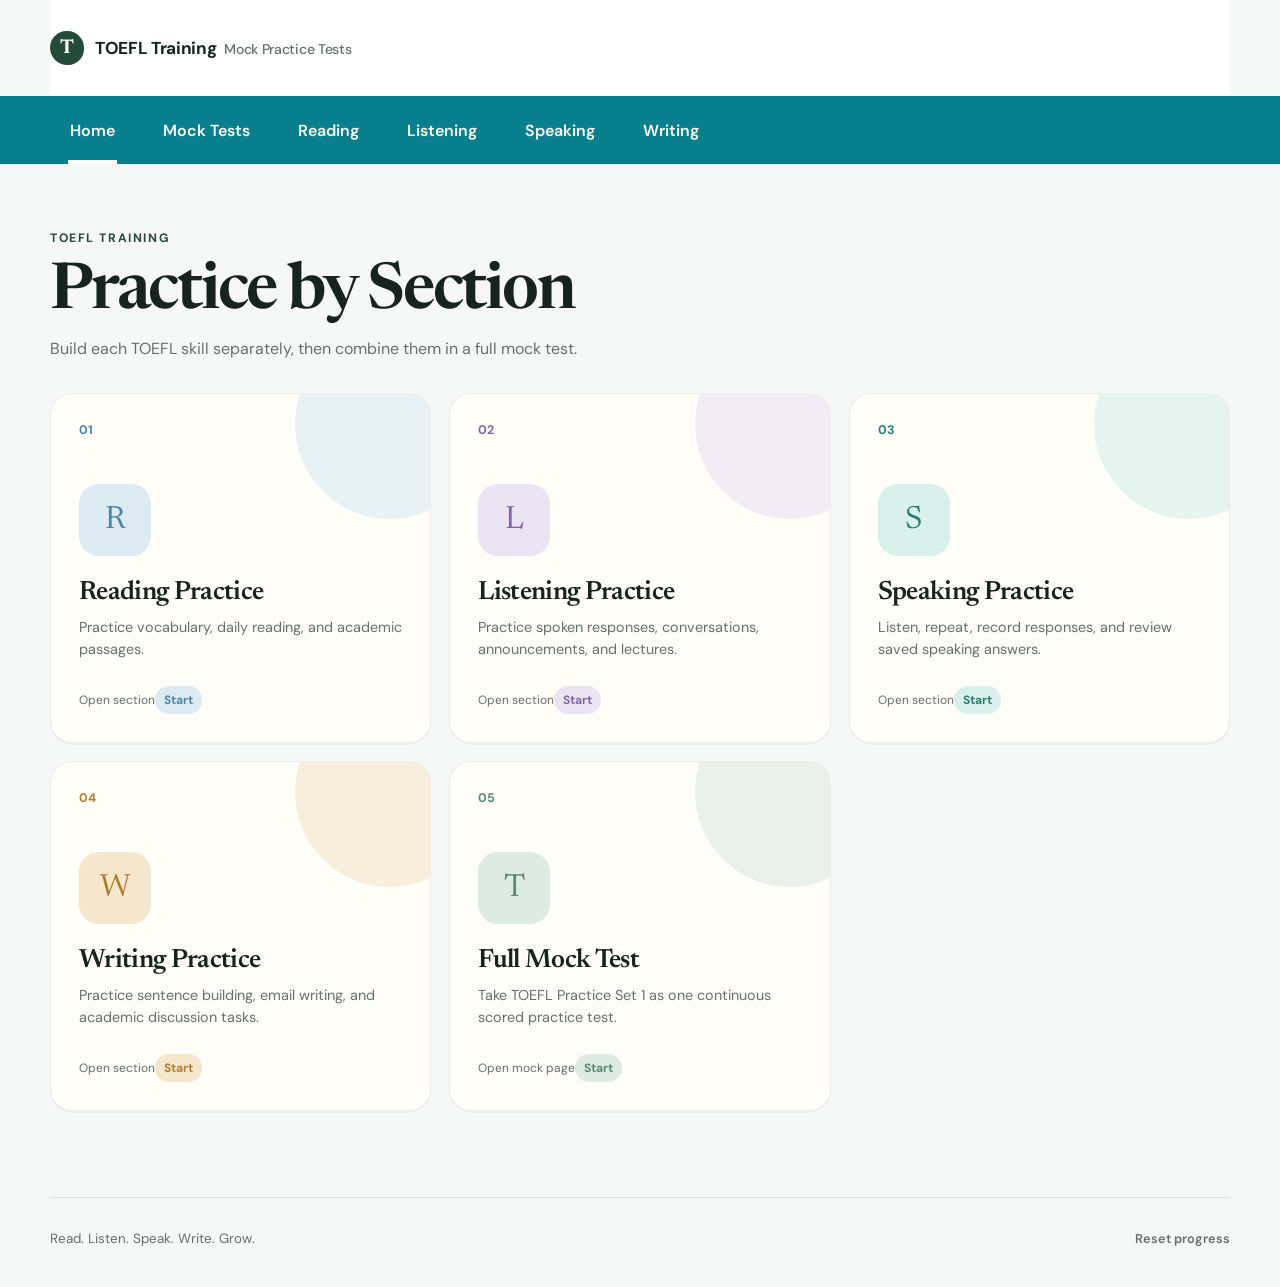
<file: index.html>
<!doctype html>
<html lang="en">
  <head>
    <meta charset="UTF-8" />
    <meta name="viewport" content="width=device-width, initial-scale=1.0" />
    <meta
      name="description"
      content="A calm, focused TOEFL practice space for reading, listening, speaking, and writing."
    />
    <title>TOEFL Training</title>
    <link rel="preconnect" href="https://fonts.googleapis.com" />
    <link rel="preconnect" href="https://fonts.gstatic.com" crossorigin />
    <link
      href="https://fonts.googleapis.com/css2?family=DM+Sans:wght@400;500;600;700&family=Newsreader:opsz,wght@6..72,500;6..72,600&display=swap"
      rel="stylesheet"
    />
    <link rel="stylesheet" href="styles.css" />
  </head>
  <body>
    <div class="page-shell">
      <header class="site-header">
        <button class="brand" type="button" onclick="location.href='index.html'" aria-label="Go to home">
          <span class="brand-mark">T</span>
          <span class="brand-copy">
            <strong>TOEFL Training</strong>
            <small>Mock Practice Tests</small>
          </span>
        </button>
      </header>

      <nav class="site-nav" aria-label="Primary navigation">
        <div>
          <button class="active" type="button" onclick="location.href='index.html'">Home</button>
          <button type="button" onclick="location.href='mock.html'">Mock Tests</button>
          <button type="button" onclick="location.href='reading.html'">Reading</button>
          <button type="button" onclick="location.href='listening.html'">Listening</button>
          <button type="button" onclick="location.href='speaking.html'">Speaking</button>
          <button type="button" onclick="location.href='writing.html'">Writing</button>
        </div>
      </nav>

      <main id="app" tabindex="-1">
        <section class="home-view mock-home">
          <div class="mock-page-heading">
            <p class="eyebrow">TOEFL Training</p>
            <h1>Practice by Section</h1>
            <p class="mock-tagline">
              Build each TOEFL skill separately, then combine them in a full mock test.
            </p>
          </div>

          <div class="practice-grid">
            <button class="set-card blue" type="button" onclick="location.href='reading.html'">
              <span class="card-number">01</span>
              <span class="card-icon">R</span>
              <h3>Reading Practice</h3>
              <p>Practice vocabulary, daily reading, and academic passages.</p>
              <div class="card-meta">
                <span>Open section</span>
                <span class="card-ready">Start</span>
              </div>
            </button>

            <button class="set-card purple" type="button" onclick="location.href='listening.html'">
              <span class="card-number">02</span>
              <span class="card-icon">L</span>
              <h3>Listening Practice</h3>
              <p>Practice spoken responses, conversations, announcements, and lectures.</p>
              <div class="card-meta">
                <span>Open section</span>
                <span class="card-ready">Start</span>
              </div>
            </button>

            <button class="set-card teal" type="button" onclick="location.href='speaking.html'">
              <span class="card-number">03</span>
              <span class="card-icon">S</span>
              <h3>Speaking Practice</h3>
              <p>Listen, repeat, record responses, and review saved speaking answers.</p>
              <div class="card-meta">
                <span>Open section</span>
                <span class="card-ready">Start</span>
              </div>
            </button>

            <button class="set-card amber" type="button" onclick="location.href='writing.html'">
              <span class="card-number">04</span>
              <span class="card-icon">W</span>
              <h3>Writing Practice</h3>
              <p>Practice sentence building, email writing, and academic discussion tasks.</p>
              <div class="card-meta">
                <span>Open section</span>
                <span class="card-ready">Start</span>
              </div>
            </button>

            <button class="set-card green" type="button" onclick="location.href='mock.html'">
              <span class="card-number">05</span>
              <span class="card-icon">T</span>
              <h3>Full Mock Test</h3>
              <p>Take TOEFL Practice Set 1 as one continuous scored practice test.</p>
              <div class="card-meta">
                <span>Open mock page</span>
                <span class="card-ready">Start</span>
              </div>
            </button>
          </div>
        </section>
      </main>

      <footer class="site-footer">
        <span>Read. Listen. Speak. Write. Grow.</span>
        <button class="text-button reset-button" id="reset-progress" type="button">Reset progress</button>
      </footer>
    </div>

    <script>
      document.querySelector("#reset-progress").addEventListener("click", () => {
        localStorage.removeItem("toefl-training-progress-v1");
        localStorage.removeItem("readwell-progress-v1");
        indexedDB.deleteDatabase("toefl-training-recordings-v1");
      });
    </script>
  </body>
</html>
</file>
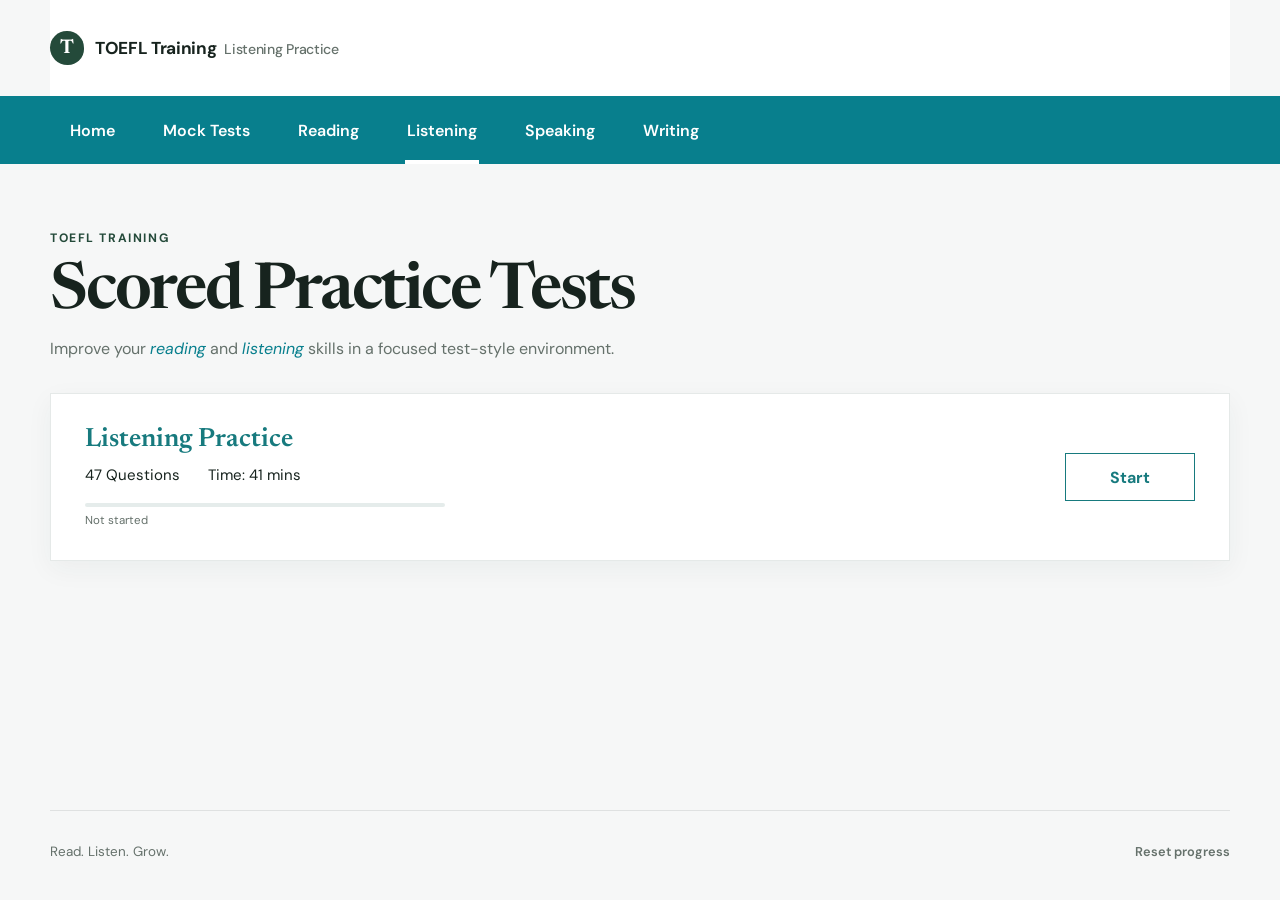
<file: listening.html>
<!doctype html>
<html lang="en">
  <head>
    <meta charset="UTF-8" />
    <meta name="viewport" content="width=device-width, initial-scale=1.0" />
    <meta name="description" content="TOEFL listening practice section." />
    <title>TOEFL Training Listening Practice</title>
    <link rel="preconnect" href="https://fonts.googleapis.com" />
    <link rel="preconnect" href="https://fonts.gstatic.com" crossorigin />
    <link href="https://fonts.googleapis.com/css2?family=DM+Sans:wght@400;500;600;700&family=Newsreader:opsz,wght@6..72,500;6..72,600&display=swap" rel="stylesheet" />
    <link rel="stylesheet" href="styles.css" />
  </head>
  <body>
    <div class="page-shell">
      <header class="site-header">
        <button class="brand" type="button" onclick="location.href='index.html'" aria-label="Go to home">
          <span class="brand-mark">T</span>
          <span class="brand-copy">
            <strong>TOEFL Training</strong>
            <small>Listening Practice</small>
          </span>
        </button>
      </header>

      <nav class="site-nav" aria-label="Primary navigation">
        <div>
          <button type="button" onclick="location.href='index.html'">Home</button>
          <button type="button" onclick="location.href='mock.html'">Mock Tests</button>
          <button type="button" onclick="location.href='reading.html'">Reading</button>
          <button class="active" type="button" onclick="location.href='listening.html'">Listening</button>
          <button type="button" onclick="location.href='speaking.html'">Speaking</button>
          <button type="button" onclick="location.href='writing.html'">Writing</button>
        </div>
      </nav>

      <div id="persistent-audio-dock" aria-hidden="true"></div>
      <main id="app" tabindex="-1"></main>

      <footer class="site-footer">
        <span>Read. Listen. Grow.</span>
        <button class="text-button reset-button" id="reset-progress" type="button">Reset progress</button>
      </footer>
    </div>

    <script>
      window.TOEFL_PAGE = {
        section: "listening",
        title: "Listening Practice"
      };
    </script>
    <script src="questions.js"></script>
    <script>
      const extraListeningSets = (window.READING_SETS || []).filter(
        (module) => module.section === "listening"
      );
      window.READING_SETS = [];
      window.LISTENING_SETS = [...extraListeningSets, ...(window.LISTENING_SETS || [])];
      window.WRITING_SETS = [];
      window.SPEAKING_SETS = [];
    </script>
    <script src="app.js"></script>
    <script>
      getTestSets = function () {
        const modules = getAllModules().filter((module) => module.questions?.length);
        return [
          {
            id: "listening-practice",
            title: window.TOEFL_PAGE.title,
            modules,
            estimatedMinutes: modules.reduce(
              (sum, module) => sum + (module.estimatedMinutes || 0),
              0
            )
          }
        ];
      };
      renderHome();
    </script>
  </body>
</html>
</file>
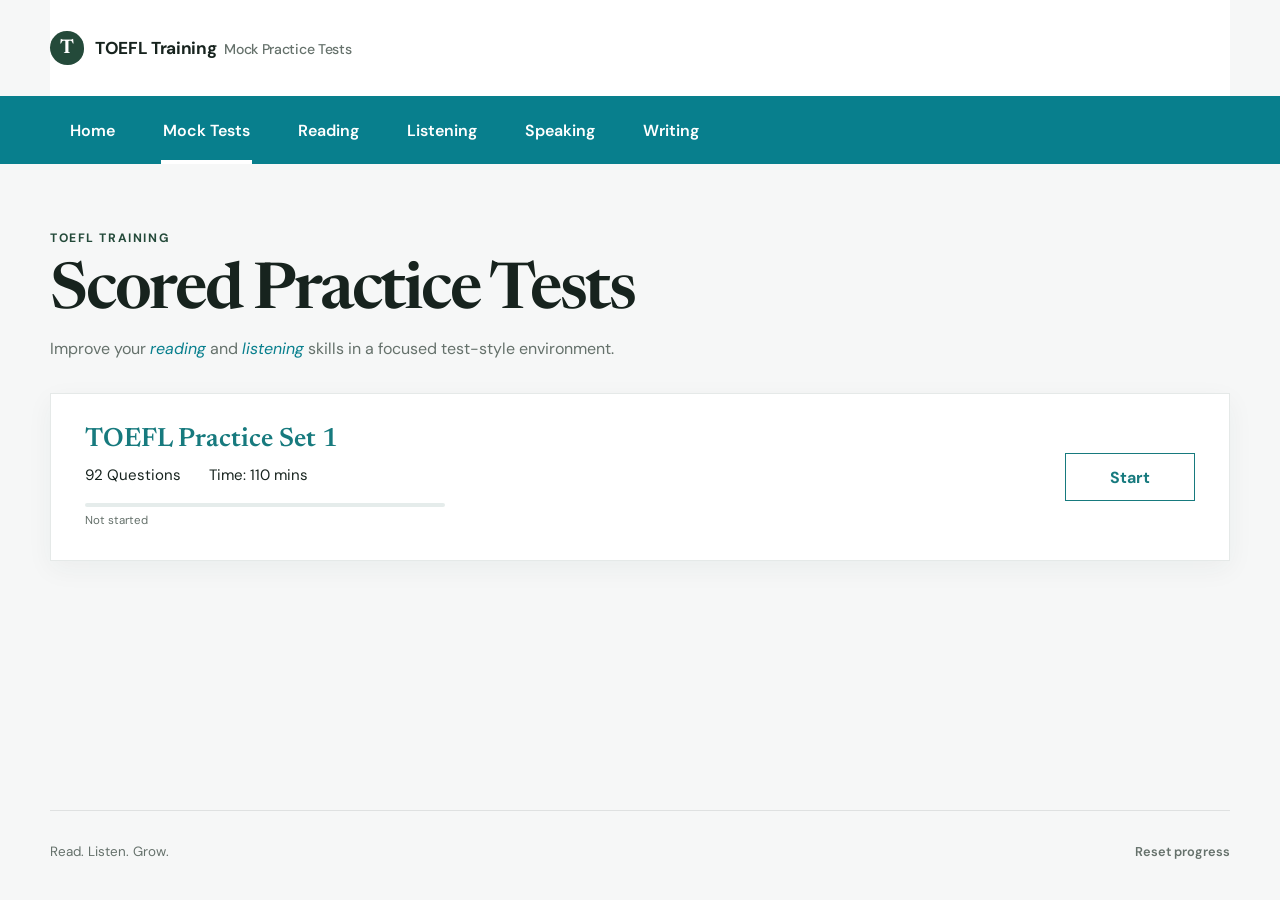
<file: mock.html>
<!doctype html>
<html lang="en">
  <head>
    <meta charset="UTF-8" />
    <meta name="viewport" content="width=device-width, initial-scale=1.0" />
    <meta name="description" content="Full TOEFL practice test." />
    <title>TOEFL Training Mock Test</title>
    <link rel="preconnect" href="https://fonts.googleapis.com" />
    <link rel="preconnect" href="https://fonts.gstatic.com" crossorigin />
    <link href="https://fonts.googleapis.com/css2?family=DM+Sans:wght@400;500;600;700&family=Newsreader:opsz,wght@6..72,500;6..72,600&display=swap" rel="stylesheet" />
    <link rel="stylesheet" href="styles.css" />
  </head>
  <body>
    <div class="page-shell">
      <header class="site-header">
        <button class="brand" type="button" onclick="location.href='index.html'" aria-label="Go to home">
          <span class="brand-mark">T</span>
          <span class="brand-copy">
            <strong>TOEFL Training</strong>
            <small>Mock Practice Tests</small>
          </span>
        </button>
      </header>

      <nav class="site-nav" aria-label="Primary navigation">
        <div>
          <button type="button" onclick="location.href='index.html'">Home</button>
          <button class="active" type="button" onclick="location.href='mock.html'">Mock Tests</button>
          <button type="button" onclick="location.href='reading.html'">Reading</button>
          <button type="button" onclick="location.href='listening.html'">Listening</button>
          <button type="button" onclick="location.href='speaking.html'">Speaking</button>
          <button type="button" onclick="location.href='writing.html'">Writing</button>
        </div>
      </nav>

      <div id="persistent-audio-dock" aria-hidden="true"></div>
      <main id="app" tabindex="-1"></main>

      <footer class="site-footer">
        <span>Read. Listen. Grow.</span>
        <button class="text-button reset-button" id="reset-progress" type="button">Reset progress</button>
      </footer>
    </div>

    <script src="questions.js"></script>
    <script src="app.js"></script>
  </body>
</html>
</file>
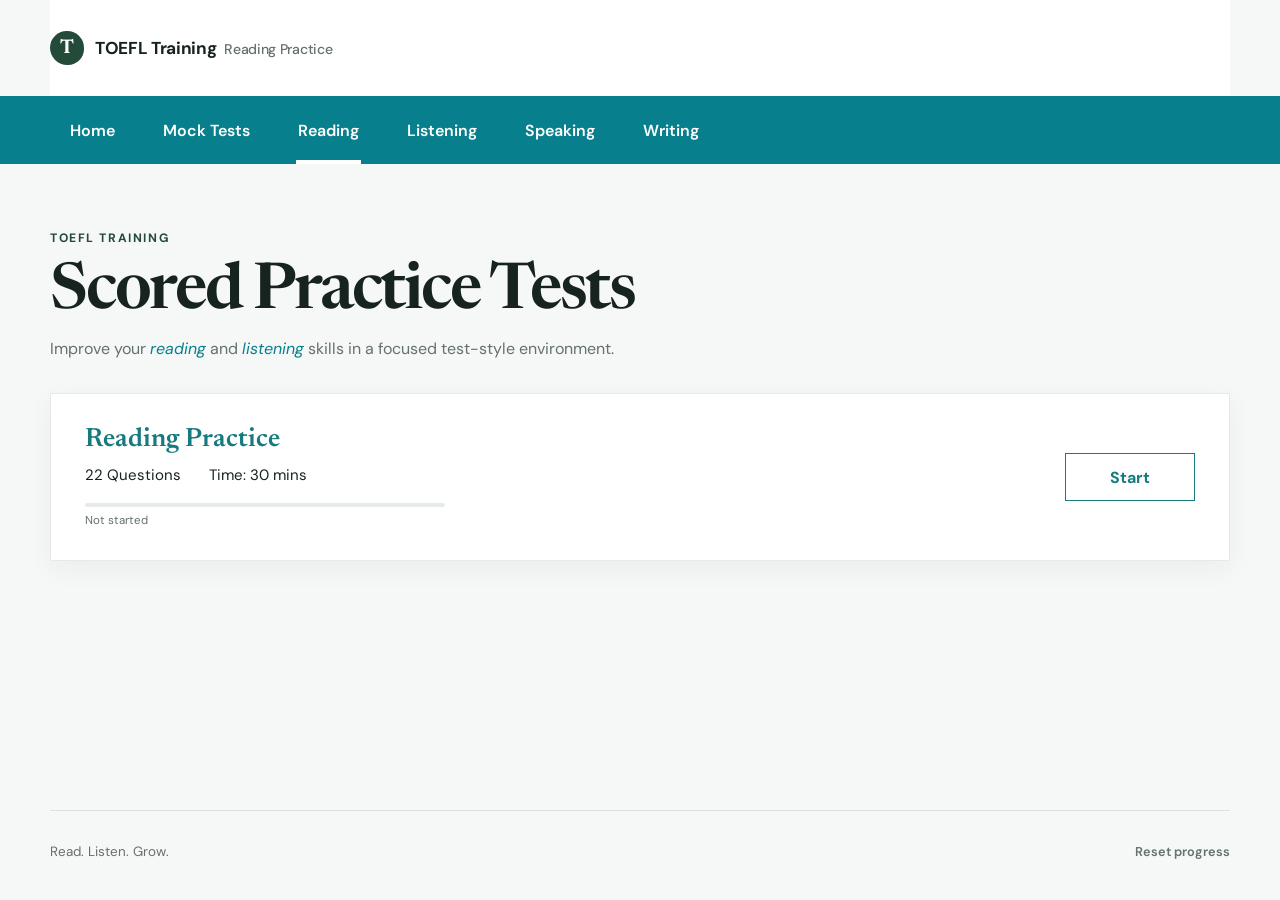
<file: reading.html>
<!doctype html>
<html lang="en">
  <head>
    <meta charset="UTF-8" />
    <meta name="viewport" content="width=device-width, initial-scale=1.0" />
    <meta name="description" content="TOEFL reading practice section." />
    <title>TOEFL Training Reading Practice</title>
    <link rel="preconnect" href="https://fonts.googleapis.com" />
    <link rel="preconnect" href="https://fonts.gstatic.com" crossorigin />
    <link href="https://fonts.googleapis.com/css2?family=DM+Sans:wght@400;500;600;700&family=Newsreader:opsz,wght@6..72,500;6..72,600&display=swap" rel="stylesheet" />
    <link rel="stylesheet" href="styles.css" />
  </head>
  <body>
    <div class="page-shell">
      <header class="site-header">
        <button class="brand" type="button" onclick="location.href='index.html'" aria-label="Go to home">
          <span class="brand-mark">T</span>
          <span class="brand-copy">
            <strong>TOEFL Training</strong>
            <small>Reading Practice</small>
          </span>
        </button>
      </header>

      <nav class="site-nav" aria-label="Primary navigation">
        <div>
          <button type="button" onclick="location.href='index.html'">Home</button>
          <button type="button" onclick="location.href='mock.html'">Mock Tests</button>
          <button class="active" type="button" onclick="location.href='reading.html'">Reading</button>
          <button type="button" onclick="location.href='listening.html'">Listening</button>
          <button type="button" onclick="location.href='speaking.html'">Speaking</button>
          <button type="button" onclick="location.href='writing.html'">Writing</button>
        </div>
      </nav>

      <div id="persistent-audio-dock" aria-hidden="true"></div>
      <main id="app" tabindex="-1"></main>

      <footer class="site-footer">
        <span>Read. Listen. Grow.</span>
        <button class="text-button reset-button" id="reset-progress" type="button">Reset progress</button>
      </footer>
    </div>

    <script>
      window.TOEFL_PAGE = {
        section: "reading",
        title: "Reading Practice"
      };
    </script>
    <script src="questions.js"></script>
    <script>
      window.READING_SETS = (window.READING_SETS || []).filter(
        (module) => (module.section || "reading") === "reading"
      );
      window.LISTENING_SETS = [];
      window.WRITING_SETS = [];
      window.SPEAKING_SETS = [];
    </script>
    <script src="app.js"></script>
    <script>
      getTestSets = function () {
        const modules = getAllModules().filter((module) => module.questions?.length);
        return [
          {
            id: "reading-practice",
            title: window.TOEFL_PAGE.title,
            modules,
            estimatedMinutes: modules.reduce(
              (sum, module) => sum + (module.estimatedMinutes || 0),
              0
            )
          }
        ];
      };
      renderHome();
    </script>
  </body>
</html>
</file>
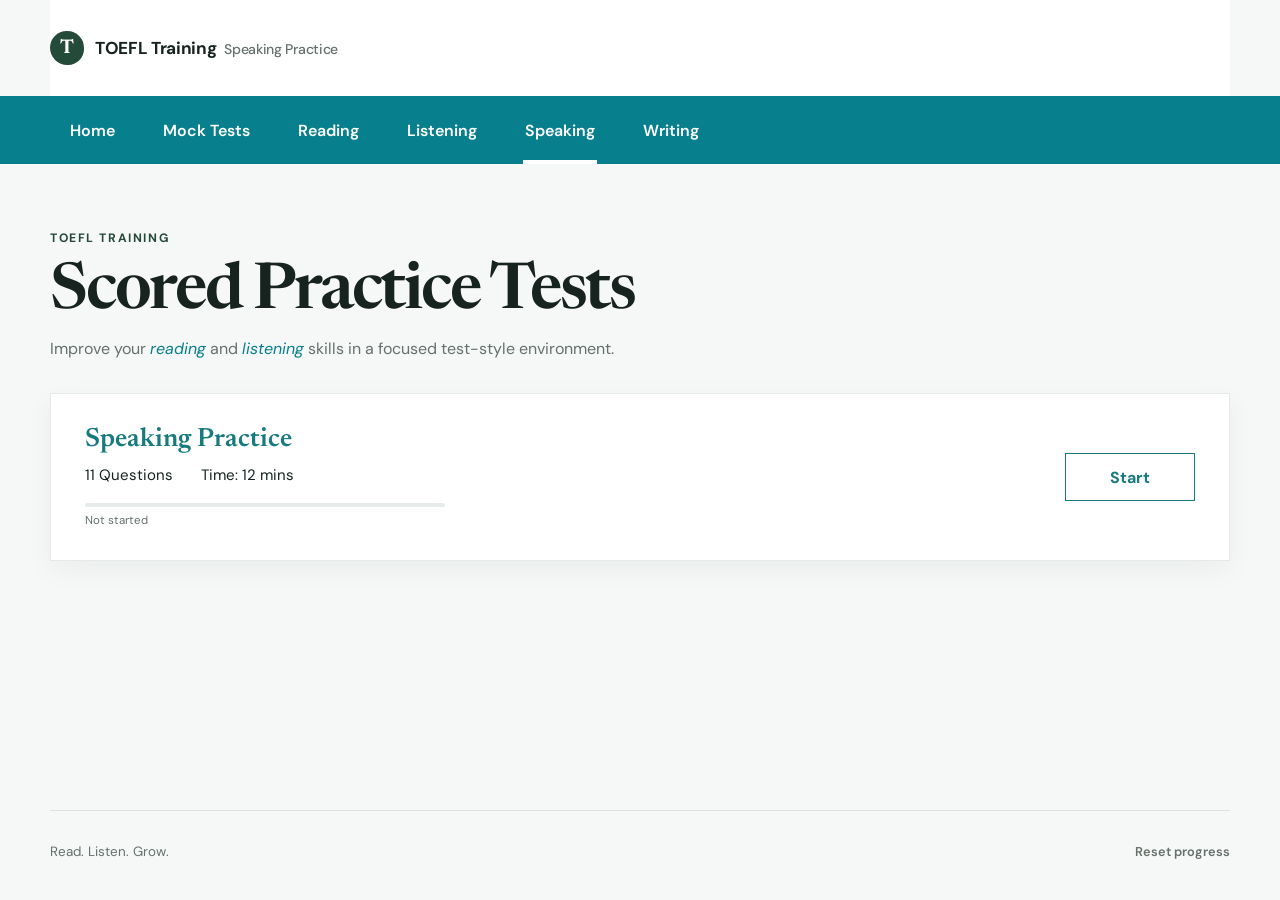
<file: speaking.html>
<!doctype html>
<html lang="en">
  <head>
    <meta charset="UTF-8" />
    <meta name="viewport" content="width=device-width, initial-scale=1.0" />
    <meta name="description" content="TOEFL speaking practice section." />
    <title>TOEFL Training Speaking Practice</title>
    <link rel="preconnect" href="https://fonts.googleapis.com" />
    <link rel="preconnect" href="https://fonts.gstatic.com" crossorigin />
    <link href="https://fonts.googleapis.com/css2?family=DM+Sans:wght@400;500;600;700&family=Newsreader:opsz,wght@6..72,500;6..72,600&display=swap" rel="stylesheet" />
    <link rel="stylesheet" href="styles.css" />
  </head>
  <body>
    <div class="page-shell">
      <header class="site-header">
        <button class="brand" type="button" onclick="location.href='index.html'" aria-label="Go to home">
          <span class="brand-mark">T</span>
          <span class="brand-copy">
            <strong>TOEFL Training</strong>
            <small>Speaking Practice</small>
          </span>
        </button>
      </header>

      <nav class="site-nav" aria-label="Primary navigation">
        <div>
          <button type="button" onclick="location.href='index.html'">Home</button>
          <button type="button" onclick="location.href='mock.html'">Mock Tests</button>
          <button type="button" onclick="location.href='reading.html'">Reading</button>
          <button type="button" onclick="location.href='listening.html'">Listening</button>
          <button class="active" type="button" onclick="location.href='speaking.html'">Speaking</button>
          <button type="button" onclick="location.href='writing.html'">Writing</button>
        </div>
      </nav>

      <div id="persistent-audio-dock" aria-hidden="true"></div>
      <main id="app" tabindex="-1"></main>

      <footer class="site-footer">
        <span>Read. Listen. Grow.</span>
        <button class="text-button reset-button" id="reset-progress" type="button">Reset progress</button>
      </footer>
    </div>

    <script>
      window.TOEFL_PAGE = {
        section: "speaking",
        title: "Speaking Practice"
      };
    </script>
    <script src="questions.js"></script>
    <script>
      window.READING_SETS = [];
      window.LISTENING_SETS = [];
      window.WRITING_SETS = [];
      window.SPEAKING_SETS = window.SPEAKING_SETS || [];
    </script>
    <script src="app.js"></script>
    <script>
      getTestSets = function () {
        const modules = getAllModules().filter((module) => module.questions?.length);
        return [
          {
            id: "speaking-practice",
            title: window.TOEFL_PAGE.title,
            modules,
            estimatedMinutes: modules.reduce(
              (sum, module) => sum + (module.estimatedMinutes || 0),
              0
            )
          }
        ];
      };
      renderHome();
    </script>
  </body>
</html>
</file>
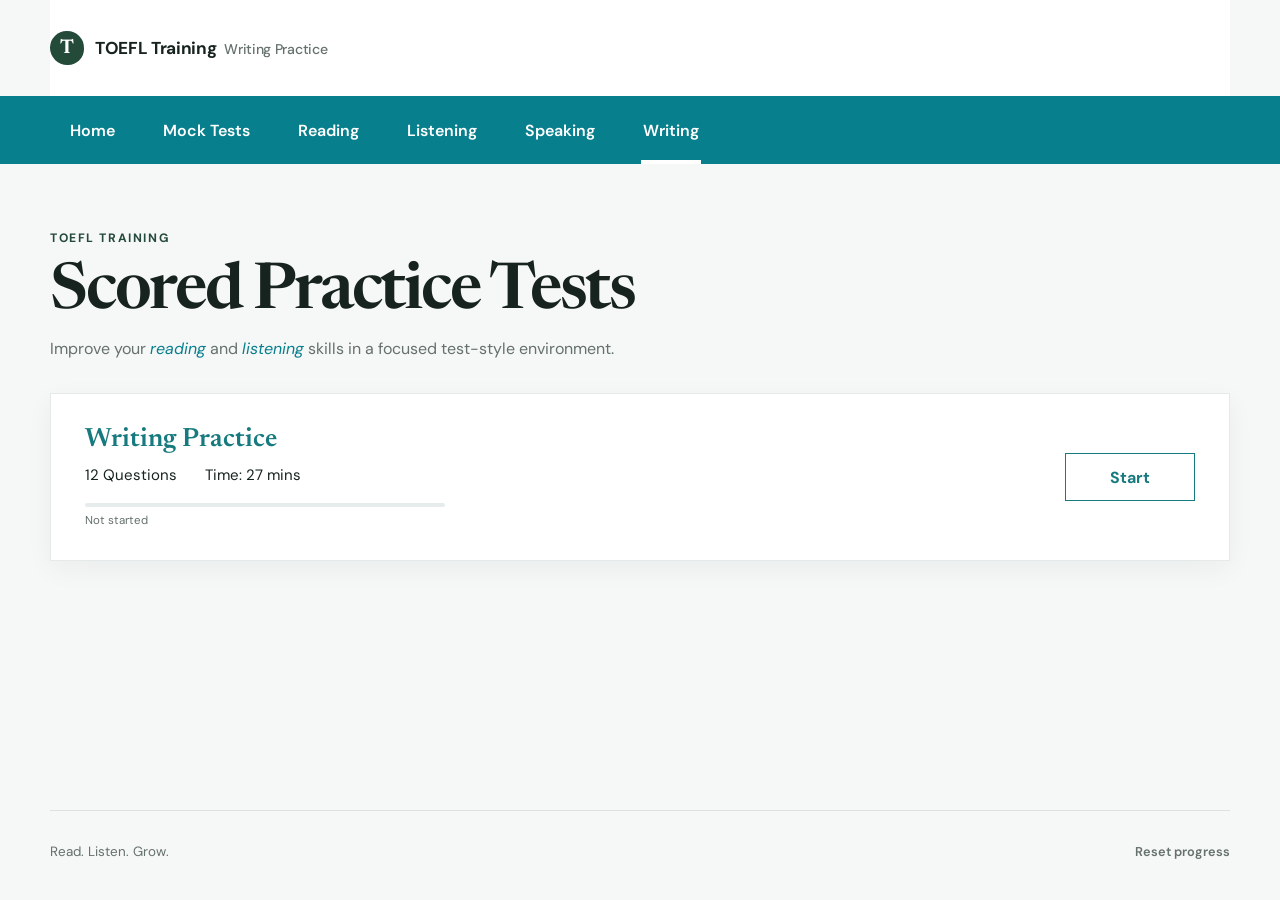
<file: writing.html>
<!doctype html>
<html lang="en">
  <head>
    <meta charset="UTF-8" />
    <meta name="viewport" content="width=device-width, initial-scale=1.0" />
    <meta name="description" content="TOEFL writing practice section." />
    <title>TOEFL Training Writing Practice</title>
    <link rel="preconnect" href="https://fonts.googleapis.com" />
    <link rel="preconnect" href="https://fonts.gstatic.com" crossorigin />
    <link href="https://fonts.googleapis.com/css2?family=DM+Sans:wght@400;500;600;700&family=Newsreader:opsz,wght@6..72,500;6..72,600&display=swap" rel="stylesheet" />
    <link rel="stylesheet" href="styles.css" />
  </head>
  <body>
    <div class="page-shell">
      <header class="site-header">
        <button class="brand" type="button" onclick="location.href='index.html'" aria-label="Go to home">
          <span class="brand-mark">T</span>
          <span class="brand-copy">
            <strong>TOEFL Training</strong>
            <small>Writing Practice</small>
          </span>
        </button>
      </header>

      <nav class="site-nav" aria-label="Primary navigation">
        <div>
          <button type="button" onclick="location.href='index.html'">Home</button>
          <button type="button" onclick="location.href='mock.html'">Mock Tests</button>
          <button type="button" onclick="location.href='reading.html'">Reading</button>
          <button type="button" onclick="location.href='listening.html'">Listening</button>
          <button type="button" onclick="location.href='speaking.html'">Speaking</button>
          <button class="active" type="button" onclick="location.href='writing.html'">Writing</button>
        </div>
      </nav>

      <div id="persistent-audio-dock" aria-hidden="true"></div>
      <main id="app" tabindex="-1"></main>

      <footer class="site-footer">
        <span>Read. Listen. Grow.</span>
        <button class="text-button reset-button" id="reset-progress" type="button">Reset progress</button>
      </footer>
    </div>

    <script>
      window.TOEFL_PAGE = {
        section: "writing",
        title: "Writing Practice"
      };
    </script>
    <script src="questions.js"></script>
    <script>
      window.READING_SETS = [];
      window.LISTENING_SETS = [];
      window.WRITING_SETS = window.WRITING_SETS || [];
      window.SPEAKING_SETS = [];
    </script>
    <script src="app.js"></script>
    <script>
      getTestSets = function () {
        const modules = getAllModules().filter((module) => module.questions?.length);
        return [
          {
            id: "writing-practice",
            title: window.TOEFL_PAGE.title,
            modules,
            estimatedMinutes: modules.reduce(
              (sum, module) => sum + (module.estimatedMinutes || 0),
              0
            )
          }
        ];
      };
      renderHome();
    </script>
  </body>
</html>
</file>
<file: styles.css>
:root {
  --ink: #17231e;
  --muted: #65716b;
  --paper: #f6f4ed;
  --white: #fffef9;
  --line: #dedfd7;
  --forest: #244a3a;
  --forest-light: #dce9df;
  --coral: #e97e66;
  --coral-light: #f6ddd5;
  --blue: #5084a4;
  --blue-light: #dcebf1;
  --green: #5b8870;
  --green-light: #deebe2;
  --purple: #8066a5;
  --purple-light: #ebe5f3;
  --amber: #b27c31;
  --amber-light: #f4e7cd;
  --teal: #277d70;
  --teal-light: #d9f0eb;
  --shadow: 0 20px 55px rgba(26, 42, 34, 0.08);
}

* {
  box-sizing: border-box;
}

html {
  scroll-behavior: smooth;
}

body {
  margin: 0;
  color: var(--ink);
  background:
    radial-gradient(circle at 8% 5%, rgba(233, 126, 102, 0.08), transparent 25rem),
    radial-gradient(circle at 92% 30%, rgba(80, 132, 164, 0.08), transparent 25rem),
    var(--paper);
  font-family: "DM Sans", system-ui, sans-serif;
  -webkit-font-smoothing: antialiased;
}

button,
input {
  font: inherit;
}

button {
  color: inherit;
}

.page-shell {
  min-height: 100vh;
  display: flex;
  flex-direction: column;
}

.site-header,
.site-footer {
  width: min(1180px, calc(100% - 40px));
  margin: 0 auto;
  display: flex;
  align-items: center;
  justify-content: space-between;
}

.site-header {
  min-height: 84px;
}

.site-footer {
  color: var(--muted);
  font-size: 0.84rem;
  padding: 26px 0 34px;
  border-top: 1px solid rgba(23, 35, 30, 0.1);
}

.brand {
  border: 0;
  background: transparent;
  display: inline-flex;
  align-items: center;
  gap: 11px;
  padding: 0;
  font-size: 1.02rem;
  font-weight: 700;
  letter-spacing: -0.02em;
  cursor: pointer;
}

.brand-mark {
  width: 34px;
  height: 34px;
  display: grid;
  place-items: center;
  border-radius: 50% 50% 48% 52%;
  background: var(--forest);
  color: white;
  font-family: "Newsreader", Georgia, serif;
  font-size: 1.25rem;
  transform: none;
}

.header-actions {
  display: flex;
  align-items: center;
  gap: 20px;
}

.text-button,
.icon-button {
  border: 0;
  background: transparent;
  cursor: pointer;
}

.text-button {
  padding: 6px 0;
  font-weight: 600;
}

.text-button:hover {
  color: var(--forest);
}

.icon-button {
  width: 38px;
  height: 38px;
  display: grid;
  place-items: center;
  border: 1px solid var(--line);
  border-radius: 50%;
}

.icon-button svg {
  width: 18px;
  fill: var(--ink);
}

.icon-button path:not(:first-child) {
  fill: none;
  stroke: var(--ink);
  stroke-width: 1.7;
  stroke-linecap: round;
}

.icon-button.is-muted .sound-wave {
  display: none;
}

#app {
  flex: 1;
  outline: none;
}

#persistent-audio-dock {
  position: fixed;
  left: -10000px;
  width: 1px;
  height: 1px;
  overflow: hidden;
}

.home-view {
  width: min(1180px, calc(100% - 40px));
  margin: 0 auto;
  padding: 78px 0 86px;
}

.hero {
  max-width: 760px;
  margin-bottom: 58px;
}

.eyebrow {
  margin: 0 0 15px;
  color: var(--forest);
  font-size: 0.76rem;
  font-weight: 700;
  letter-spacing: 0.13em;
  text-transform: uppercase;
}

.hero h1,
.practice-intro h1,
.results-card h1 {
  margin: 0;
  font-family: "Newsreader", Georgia, serif;
  font-weight: 500;
  letter-spacing: -0.04em;
}

.hero h1 {
  max-width: 700px;
  font-size: clamp(3.2rem, 7vw, 6.2rem);
  line-height: 0.93;
}

.hero h1 em {
  color: var(--coral);
  font-weight: 500;
}

.hero-copy {
  max-width: 570px;
  margin: 25px 0 0;
  color: var(--muted);
  font-size: 1.05rem;
  line-height: 1.7;
}

.section-heading {
  display: flex;
  align-items: end;
  justify-content: space-between;
  margin-bottom: 20px;
}

.section-heading h2 {
  margin: 0;
  font-size: 1rem;
}

.section-kicker {
  margin: 0 0 5px;
  color: var(--muted);
  font-size: 0.67rem;
  font-weight: 700;
  letter-spacing: 0.12em;
  text-transform: uppercase;
}

.listening-section-heading {
  margin-top: 72px;
}

.progress-summary {
  color: var(--muted);
  font-size: 0.83rem;
}

.practice-grid {
  display: grid;
  grid-template-columns: repeat(3, 1fr);
  gap: 18px;
}

.set-card {
  position: relative;
  min-height: 350px;
  padding: 28px;
  display: flex;
  flex-direction: column;
  overflow: hidden;
  border: 1px solid rgba(23, 35, 30, 0.08);
  border-radius: 22px;
  background: var(--white);
  text-align: left;
  cursor: pointer;
  box-shadow: 0 2px 0 rgba(23, 35, 30, 0.03);
  transition: transform 180ms ease, box-shadow 180ms ease;
}

.set-card:hover {
  transform: translateY(-5px);
  box-shadow: var(--shadow);
}

.set-card::after {
  content: "";
  position: absolute;
  width: 190px;
  height: 190px;
  right: -55px;
  top: -65px;
  border-radius: 50%;
  background: var(--card-tint);
  opacity: 0.65;
}

.set-card.coral {
  --card-accent: var(--coral);
  --card-tint: var(--coral-light);
}

.set-card.blue {
  --card-accent: var(--blue);
  --card-tint: var(--blue-light);
}

.set-card.green {
  --card-accent: var(--green);
  --card-tint: var(--green-light);
}

.set-card.purple {
  --card-accent: var(--purple);
  --card-tint: var(--purple-light);
}

.set-card.amber {
  --card-accent: var(--amber);
  --card-tint: var(--amber-light);
}

.set-card.teal {
  --card-accent: var(--teal);
  --card-tint: var(--teal-light);
}

.card-number {
  position: relative;
  z-index: 1;
  color: var(--card-accent);
  font-size: 0.78rem;
  font-weight: 700;
}

.card-icon {
  position: relative;
  z-index: 1;
  width: 72px;
  height: 72px;
  margin: 46px 0 24px;
  display: grid;
  place-items: center;
  border-radius: 20px;
  background: var(--card-tint);
  color: var(--card-accent);
  font-family: "Newsreader", Georgia, serif;
  font-size: 2rem;
}

.set-card h3 {
  margin: 0 0 10px;
  font-family: "Newsreader", Georgia, serif;
  font-size: 1.65rem;
  font-weight: 600;
  letter-spacing: -0.025em;
}

.set-card p {
  margin: 0;
  color: var(--muted);
  font-size: 0.9rem;
  line-height: 1.55;
}

.card-meta {
  margin-top: auto;
  padding-top: 24px;
  display: flex;
  align-items: center;
  justify-content: space-between;
  color: var(--muted);
  font-size: 0.75rem;
}

.card-progress {
  width: 88px;
  height: 4px;
  overflow: hidden;
  border-radius: 9px;
  background: var(--line);
}

.card-progress span {
  display: block;
  height: 100%;
  background: var(--card-accent);
}

.card-ready {
  padding: 6px 9px;
  border-radius: 999px;
  background: var(--card-tint);
  color: var(--card-accent);
  font-weight: 700;
}

.practice-view {
  width: min(1180px, calc(100% - 40px));
  margin: 0 auto;
  padding: 42px 0 80px;
}

.practice-topline {
  display: flex;
  align-items: center;
  justify-content: space-between;
  margin-bottom: 44px;
}

.back-button {
  display: inline-flex;
  align-items: center;
  gap: 8px;
  border: 0;
  background: transparent;
  padding: 0;
  font-weight: 600;
  cursor: pointer;
}

.back-button span {
  font-size: 1.3rem;
}

.question-count {
  color: var(--muted);
  font-size: 0.84rem;
}

.question-count strong {
  color: var(--ink);
}

.practice-intro {
  margin-bottom: 28px;
}

.practice-intro h1 {
  font-size: clamp(2.5rem, 5vw, 4.3rem);
}

.practice-intro p:last-child {
  margin: 12px 0 0;
  color: var(--muted);
}

.question-layout {
  display: grid;
  grid-template-columns: minmax(0, 1.15fr) minmax(340px, 0.85fr);
  gap: 22px;
  align-items: start;
}

.question-layout.word-layout {
  grid-template-columns: 1fr;
}

.listening-setup-card {
  max-width: 940px;
  margin: 36px auto 0;
  padding: clamp(24px, 4vw, 44px);
  display: grid;
  grid-template-columns: minmax(280px, 0.9fr) minmax(0, 1.1fr);
  gap: clamp(28px, 5vw, 58px);
  align-items: center;
  border: 1px solid rgba(23, 35, 30, 0.1);
  border-radius: 26px;
  background: var(--white);
  box-shadow: var(--shadow);
}

.empty-audio-player {
  min-height: 270px;
  padding: 30px;
  display: flex;
  flex-direction: column;
  align-items: flex-start;
  justify-content: center;
  gap: 16px;
  border-radius: 22px;
  background:
    radial-gradient(circle at 85% 15%, rgba(255, 255, 255, 0.15), transparent 9rem),
    var(--forest);
  color: white;
}

.audio-disc {
  width: 58px;
  height: 58px;
  display: grid;
  place-items: center;
  border: 1px solid rgba(255, 255, 255, 0.32);
  border-radius: 50%;
  background: rgba(255, 255, 255, 0.1);
  font-family: "Newsreader", Georgia, serif;
  font-size: 1.6rem;
}

.empty-audio-player > div {
  display: grid;
  gap: 6px;
}

.empty-audio-player strong {
  font-size: 1.12rem;
}

.empty-audio-player span:not(.audio-disc) {
  color: rgba(255, 255, 255, 0.7);
  font-size: 0.8rem;
  line-height: 1.5;
}

.empty-audio-player button {
  min-width: 90px;
  padding: 9px 16px;
  border: 1px solid rgba(255, 255, 255, 0.2);
  border-radius: 999px;
  background: rgba(255, 255, 255, 0.12);
  color: rgba(255, 255, 255, 0.55);
}

.task-pattern {
  display: inline-block;
  margin: 0 0 18px;
  padding: 7px 11px;
  border-radius: 999px;
  background: var(--teal-light);
  color: var(--teal);
  font-size: 0.72rem;
  font-weight: 700;
}

.listening-setup-copy h2 {
  margin: 0 0 12px;
  font-family: "Newsreader", Georgia, serif;
  font-size: clamp(2rem, 4vw, 3rem);
  font-weight: 600;
  letter-spacing: -0.03em;
}

.listening-setup-copy > p:not(.task-pattern) {
  margin: 0;
  color: var(--muted);
  line-height: 1.65;
}

.feature-checklist {
  margin: 24px 0 0;
  padding: 0;
  display: grid;
  gap: 10px;
  list-style: none;
  font-size: 0.84rem;
}

.feature-checklist li {
  display: flex;
  gap: 9px;
  align-items: center;
}

.feature-checklist span {
  width: 22px;
  height: 22px;
  display: grid;
  place-items: center;
  border-radius: 50%;
  background: var(--green-light);
  color: var(--green);
  font-size: 0.7rem;
  font-weight: 800;
}

.content-panel,
.answer-panel {
  border: 1px solid rgba(23, 35, 30, 0.1);
  border-radius: 22px;
  background: var(--white);
  box-shadow: 0 4px 0 rgba(23, 35, 30, 0.025);
}

.content-panel {
  min-height: 520px;
  padding: clamp(28px, 4vw, 52px);
}

.answer-panel {
  position: sticky;
  top: 22px;
  padding: 30px;
}

.instruction {
  margin: 0 0 30px;
  color: var(--muted);
  font-size: 0.86rem;
}

.listening-source {
  max-width: 620px;
  margin: 12px auto;
}

.listening-source-head {
  display: flex;
  gap: 18px;
  align-items: center;
  margin-bottom: 28px;
}

.listening-source-head p {
  margin: 0 0 4px;
  color: var(--muted);
  font-size: 0.68rem;
  font-weight: 700;
  letter-spacing: 0.1em;
  text-transform: uppercase;
}

.listening-source-head h2 {
  margin: 0;
  font-family: "Newsreader", Georgia, serif;
  font-size: clamp(1.8rem, 4vw, 2.6rem);
  font-weight: 600;
}

.listening-wave {
  width: 58px;
  height: 58px;
  flex: 0 0 58px;
  display: flex;
  align-items: center;
  justify-content: center;
  gap: 3px;
  border-radius: 17px;
  background: var(--purple-light);
}

.listening-wave i {
  width: 3px;
  border-radius: 5px;
  background: var(--purple);
}

.listening-wave i:nth-child(1),
.listening-wave i:nth-child(5) {
  height: 14px;
}

.listening-wave i:nth-child(2),
.listening-wave i:nth-child(4) {
  height: 25px;
}

.listening-wave i:nth-child(3) {
  height: 36px;
}

.audio-player-shell {
  padding: 20px;
  display: grid;
  gap: 13px;
  border: 1px solid #d9d8e0;
  border-radius: 18px;
  background: #f4f1f8;
}

.audio-player-shell audio {
  width: 100%;
}

.replay-button {
  justify-self: start;
  padding: 8px 12px;
  border: 1px solid #d1c9dd;
  border-radius: 999px;
  background: white;
  color: var(--purple);
  font-size: 0.75rem;
  font-weight: 700;
  cursor: pointer;
}

.audio-player-shell.audio-missing {
  min-height: 170px;
  grid-template-columns: 58px 1fr;
  align-content: center;
  align-items: center;
  background: #f4f1f8;
}

.audio-missing .audio-disc {
  border-color: #d1c9dd;
  background: white;
  color: var(--purple);
}

.audio-missing > div {
  display: grid;
  gap: 5px;
}

.audio-missing span:not(.audio-disc) {
  color: var(--muted);
  font-size: 0.78rem;
  line-height: 1.45;
}

.listening-context {
  margin: 17px 0 0;
  color: var(--muted);
  font-size: 0.78rem;
  text-align: center;
}

.listening-reminder {
  margin: 30px 0 0;
  padding-top: 20px;
  border-top: 1px solid var(--line);
  color: var(--forest);
  font-family: "Newsreader", Georgia, serif;
  font-size: 1.28rem;
  text-align: center;
}

.word-paragraph,
.academic-passage {
  font-family: "Newsreader", Georgia, serif;
  color: #203129;
}

.word-paragraph {
  max-width: 900px;
  margin: 42px auto;
  font-size: clamp(1.65rem, 3.2vw, 2.5rem);
  line-height: 1.65;
}

.word-blank {
  display: inline-flex;
  align-items: baseline;
  white-space: nowrap;
  color: var(--forest);
}

.word-input {
  width: calc((var(--letter-count) * 0.72em) + 12px);
  min-width: 36px;
  margin-left: 2px;
  padding: 0 2px 2px;
  border: 0;
  border-bottom: 2px solid var(--coral);
  outline: 0;
  background: var(--coral-light);
  color: var(--ink);
  font-family: inherit;
  font-size: 0.88em;
  letter-spacing: 0.08em;
  text-align: center;
}

.word-input::placeholder {
  color: var(--coral);
  opacity: 0.8;
  letter-spacing: 0.08em;
}

.word-input:focus {
  background: #f8cec3;
}

.word-input.correct {
  border-color: var(--green);
  background: var(--green-light);
}

.word-input.incorrect {
  border-color: #bd4e45;
  background: #f8d5d1;
}

.word-actions {
  max-width: 900px;
  margin: 24px auto 0;
  display: flex;
  align-items: center;
  justify-content: space-between;
  gap: 20px;
}

.feedback {
  min-height: 23px;
  margin: 0;
  color: var(--muted);
  font-size: 0.88rem;
}

.feedback.good {
  color: #307052;
}

.feedback.try-again {
  color: #a5483e;
}

.primary-button,
.secondary-button {
  min-height: 48px;
  padding: 0 22px;
  border-radius: 50px;
  font-weight: 700;
  cursor: pointer;
  transition: transform 150ms ease;
}

.primary-button:hover,
.secondary-button:hover {
  transform: translateY(-2px);
}

.primary-button {
  border: 1px solid var(--forest);
  background: var(--forest);
  color: white;
}

.secondary-button {
  border: 1px solid var(--line);
  background: var(--white);
}

.answer-prompt {
  margin: 0 0 22px;
  font-family: "Newsreader", Georgia, serif;
  font-size: 1.55rem;
  line-height: 1.25;
}

.choices {
  display: grid;
  gap: 10px;
}

.choice {
  width: 100%;
  padding: 14px 15px;
  display: grid;
  grid-template-columns: 28px 1fr;
  gap: 11px;
  align-items: center;
  border: 1px solid var(--line);
  border-radius: 13px;
  background: transparent;
  text-align: left;
  cursor: pointer;
}

.choice:hover,
.choice.selected {
  border-color: var(--blue);
  background: var(--blue-light);
}

.choice.correct {
  border-color: var(--green);
  background: var(--green-light);
}

.choice.incorrect {
  border-color: #c7685f;
  background: #f6ddd9;
}

.choice-letter {
  width: 27px;
  height: 27px;
  display: grid;
  place-items: center;
  border: 1px solid currentColor;
  border-radius: 50%;
  font-size: 0.73rem;
  font-weight: 700;
}

.choice-label {
  font-size: 0.88rem;
  line-height: 1.35;
}

.answer-actions {
  margin-top: 20px;
  display: flex;
  justify-content: flex-end;
}

.explanation {
  margin: 18px 0 0;
  padding: 14px 16px;
  border-radius: 12px;
  background: var(--green-light);
  color: #345b47;
  font-size: 0.83rem;
  line-height: 1.55;
}

.daily-material {
  width: min(100%, 570px);
  margin: 8px auto;
  color: #202925;
}

.material-error {
  margin: 80px auto;
  color: #a5483e;
  text-align: center;
}

.membership-card {
  overflow: hidden;
  border: 9px solid #a9dcd1;
  border-radius: 18px;
  background: #f8fffd;
  box-shadow: 0 12px 28px rgba(33, 91, 77, 0.14);
}

.browser-bar {
  display: grid;
  grid-template-columns: 1fr 14px 14px;
  gap: 8px;
  align-items: center;
  padding: 9px;
  border-bottom: 1px solid #7dafa5;
  background: #d8f1eb;
}

.browser-address {
  min-width: 0;
  overflow: hidden;
  padding: 5px 9px;
  border: 1px solid #75a89e;
  border-radius: 5px;
  background: white;
  color: #54716a;
  font-size: 0.7rem;
  text-overflow: ellipsis;
  white-space: nowrap;
}

.browser-bar > span {
  width: 14px;
  height: 14px;
  border: 1px solid #67998f;
  border-radius: 4px;
  background: #93cbbf;
}

.membership-body {
  padding: 30px;
}

.membership-title {
  display: flex;
  align-items: center;
  justify-content: center;
  gap: 12px;
  margin-bottom: 24px;
}

.membership-title h2 {
  margin: 0;
  font-family: "Newsreader", Georgia, serif;
  font-size: clamp(1.65rem, 4vw, 2.3rem);
}

.gym-icon {
  color: #297765;
  font-size: 1.3rem;
  letter-spacing: -0.12em;
}

.plan-list {
  display: grid;
  gap: 9px;
}

.plan-row {
  display: grid;
  grid-template-columns: 115px 1fr;
  gap: 18px;
  align-items: center;
  padding: 12px 14px;
  border: 1px solid #c6dfd9;
  border-radius: 10px;
  background: white;
}

.plan-row > div {
  display: grid;
}

.plan-row strong {
  color: #245f51;
}

.plan-row span {
  color: var(--muted);
  font-size: 0.76rem;
}

.plan-row p {
  margin: 0;
  font-size: 0.84rem;
  line-height: 1.4;
}

.membership-note {
  margin: 18px 0 0;
  padding: 14px 16px;
  border-radius: 10px;
  background: #e6f5f1;
  color: #315f55;
  font-size: 0.82rem;
  line-height: 1.5;
}

.email-card {
  overflow: hidden;
  border: 1px solid #aeb6b2;
  border-radius: 10px;
  background: #e8ebe9;
  box-shadow: 0 12px 30px rgba(31, 45, 39, 0.13);
}

.mail-toolbar {
  display: grid;
  grid-template-columns: 12px 12px 1fr;
  gap: 7px;
  align-items: center;
  padding: 11px 13px;
  border-bottom: 1px solid #b7bfbb;
  background: #d9dddb;
}

.mail-toolbar > span {
  width: 12px;
  height: 12px;
  border-radius: 50%;
  background: #a4aca8;
}

.mail-search {
  height: 17px;
  margin-left: 6px;
  border: 1px solid #aeb6b2;
  border-radius: 4px;
  background: white;
}

.email-paper {
  margin: 12px;
  padding: 30px;
  border: 1px solid #c6cbc8;
  background: white;
  font-size: 0.92rem;
  line-height: 1.6;
}

.email-heading {
  display: flex;
  gap: 12px;
  align-items: center;
  margin-bottom: 24px;
  padding-bottom: 16px;
  border-bottom: 1px solid #e1e4e2;
}

.email-avatar {
  width: 38px;
  height: 38px;
  display: grid;
  place-items: center;
  border-radius: 50%;
  background: var(--blue-light);
  color: var(--blue);
  font-weight: 800;
}

.email-heading > div:last-child {
  display: grid;
}

.email-heading span {
  color: var(--muted);
  font-size: 0.74rem;
}

.email-paper > p {
  margin: 0 0 15px;
}

.email-signoff {
  padding-top: 4px;
}

.attachment-pill {
  display: inline-block;
  padding: 7px 11px;
  border: 1px solid #cfd5d2;
  border-radius: 7px;
  background: #f6f7f6;
  color: var(--muted);
  font-size: 0.72rem;
}

.article-card {
  padding: clamp(27px, 5vw, 46px);
  border: 1px solid #9c9a91;
  background: #fffdf8;
  box-shadow: 8px 10px 0 #e6e1d8;
  font-family: Georgia, "Times New Roman", serif;
}

.article-kicker {
  color: #7f5b49;
  font-family: "DM Sans", system-ui, sans-serif;
  font-size: 0.68rem;
  font-weight: 800;
  letter-spacing: 0.16em;
  text-align: center;
}

.article-card h2 {
  margin: 7px 0 12px;
  font-size: clamp(1.8rem, 4.5vw, 2.6rem);
  line-height: 1.08;
  text-align: center;
}

.article-rule {
  width: 78%;
  height: 2px;
  margin: 0 auto 24px;
  background: #373d39;
}

.article-card > p {
  margin: 0 0 18px;
  font-size: 0.95rem;
  line-height: 1.66;
}

.article-quotes {
  display: grid;
  gap: 10px;
  margin-top: 22px;
}

.article-card blockquote {
  margin: 0;
  padding: 13px 16px;
  border-left: 3px solid #7f5b49;
  background: #f5efe6;
  font-size: 0.86rem;
  font-weight: 700;
  line-height: 1.5;
}

.article-card cite {
  display: block;
  margin-top: 5px;
  color: #6d716e;
  font-size: 0.7rem;
  font-style: normal;
  font-weight: 400;
}

.article-flourish {
  margin-top: 22px;
  padding-top: 13px;
  border-top: 2px solid #373d39;
  color: #7f5b49;
  text-align: center;
}

.catalog-card {
  overflow: hidden;
  border: 1px solid #557d73;
  background: #f1fbf9;
  box-shadow: 8px 10px 0 #dce8e4;
}

.catalog-header {
  display: grid;
  grid-template-columns: 28px 1fr 28px;
  align-items: stretch;
  border-bottom: 4px solid #176e5d;
  background: #86e0cf;
}

.catalog-header span {
  background: #176e5d;
}

.catalog-header h2 {
  margin: 0;
  padding: 11px 10px;
  font-family: "Newsreader", Georgia, serif;
  font-size: 1.45rem;
  text-align: center;
}

.catalog-schedule {
  margin: 0;
  padding: 18px 22px 14px;
  font-size: 0.82rem;
  line-height: 1.45;
}

.course-list {
  display: grid;
  gap: 20px;
  padding: 0 22px 24px;
}

.course-entry h3 {
  margin: 0 0 4px;
  font-size: 0.92rem;
  text-decoration: underline;
  text-underline-offset: 3px;
}

.course-entry > p {
  margin: 0 0 10px;
  font-size: 0.78rem;
  line-height: 1.4;
}

.course-sections {
  display: grid;
  border: 1px solid #6a736f;
  background: white;
}

.course-sections span {
  padding: 5px 8px;
  font-size: 0.75rem;
}

.course-sections span + span {
  border-top: 1px solid #8b928f;
}

.notice-visual {
  max-width: 520px;
  margin: 10px auto;
  overflow: hidden;
  border: 1px solid #d3b85d;
  border-radius: 6px;
  background: #f9edb2;
  box-shadow: 9px 11px 0 #dfe7de;
  transform: rotate(-0.5deg);
}

.notice-head {
  padding: 20px 26px;
  background: #2f6956;
  color: white;
  font-size: 0.76rem;
  font-weight: 700;
  letter-spacing: 0.13em;
  text-align: center;
}

.notice-body {
  padding: 34px;
  text-align: center;
}

.notice-body h2 {
  margin: 0 0 18px;
  color: #c8543f;
  font-family: "Newsreader", Georgia, serif;
  font-size: clamp(2.4rem, 5vw, 4rem);
  line-height: 0.95;
}

.notice-date {
  margin: 0;
  font-weight: 800;
  letter-spacing: 0.05em;
}

.notice-time {
  margin: 4px 0 20px;
  color: #426054;
  font-weight: 600;
}

.notice-copy {
  max-width: 370px;
  margin: 0 auto 18px;
  line-height: 1.55;
}

.notice-note {
  padding-top: 15px;
  border-top: 1px solid rgba(47, 105, 86, 0.25);
  color: #426054;
  font-size: 0.8rem;
}

.notice-tag {
  display: inline-block;
  margin-top: 18px;
  padding: 6px 10px;
  border-radius: 4px;
  background: #e38a70;
  color: white;
  font-size: 0.7rem;
  font-weight: 800;
  letter-spacing: 0.1em;
}

.message-visual {
  max-width: 520px;
  margin: 42px auto;
  padding: 16px;
  border-radius: 24px;
  background: #e8e8e4;
}

.message-meta {
  display: flex;
  justify-content: space-between;
  margin: 0 8px 10px;
  color: var(--muted);
  font-size: 0.75rem;
}

.message-bubble {
  margin: 0;
  padding: 20px;
  border-radius: 20px 20px 5px 20px;
  background: #3979d0;
  color: white;
  font-size: 1rem;
  line-height: 1.55;
}

.passage-heading {
  margin: 0 0 25px;
  font-family: "Newsreader", Georgia, serif;
  font-size: 2.2rem;
  font-weight: 600;
}

.academic-passage {
  counter-reset: paragraph;
  font-size: 1.12rem;
  line-height: 1.75;
}

.academic-passage p {
  position: relative;
  margin: 0 0 22px;
  padding-left: 34px;
  counter-increment: paragraph;
}

.academic-passage p::before {
  content: counter(paragraph);
  position: absolute;
  left: 0;
  top: 4px;
  width: 21px;
  height: 21px;
  display: grid;
  place-items: center;
  border-radius: 50%;
  background: var(--green-light);
  color: var(--green);
  font-family: "DM Sans", system-ui, sans-serif;
  font-size: 0.65rem;
  font-weight: 700;
}

.passage-highlight {
  padding: 1px 4px;
  border-radius: 4px;
  background: #d4f0e6;
  color: #176552;
  font-weight: 700;
}

.question-nav {
  margin-top: 24px;
  display: flex;
  align-items: center;
  justify-content: space-between;
}

.nav-dots {
  display: flex;
  gap: 7px;
}

.nav-dot {
  width: 9px;
  height: 9px;
  padding: 0;
  border: 0;
  border-radius: 50%;
  background: #c6cbc7;
  cursor: pointer;
}

.nav-dot.active {
  width: 25px;
  border-radius: 9px;
  background: var(--forest);
}

.results-view {
  width: min(760px, calc(100% - 40px));
  margin: 0 auto;
  padding: 80px 0 110px;
  text-align: center;
}

.results-card {
  padding: 60px 35px;
  border: 1px solid rgba(23, 35, 30, 0.1);
  border-radius: 28px;
  background: var(--white);
  box-shadow: var(--shadow);
}

.score-ring {
  width: 118px;
  height: 118px;
  margin: 0 auto 28px;
  display: grid;
  place-items: center;
  border: 10px solid var(--green-light);
  border-top-color: var(--green);
  border-radius: 50%;
  font-family: "Newsreader", Georgia, serif;
  font-size: 2rem;
  font-weight: 600;
  transform: rotate(-18deg);
}

.score-ring span {
  transform: rotate(18deg);
}

.results-card h1 {
  font-size: 3.1rem;
}

.results-card > p {
  max-width: 460px;
  margin: 13px auto 28px;
  color: var(--muted);
  line-height: 1.6;
}

.results-actions {
  display: flex;
  justify-content: center;
  gap: 10px;
}

.reset-button {
  color: var(--muted);
  font-size: 0.8rem;
}

/* Mock-test shell */
body {
  background: #f6f7f7;
}

.site-header {
  min-height: 96px;
  background: white;
}

.brand-copy {
  display: flex;
  align-items: baseline;
  gap: 8px;
}

.brand-copy strong {
  font-size: 1.08rem;
}

.brand-copy small {
  color: var(--muted);
  font-size: 0.88rem;
  font-weight: 500;
}

.site-nav {
  background: #087f8d;
  color: white;
}

.site-nav > div {
  width: min(1180px, calc(100% - 40px));
  min-height: 68px;
  margin: 0 auto;
  display: flex;
  align-items: stretch;
  gap: 8px;
}

.site-nav button,
.site-nav span {
  padding: 0 20px;
  display: flex;
  align-items: center;
  border: 0;
  background: transparent;
  color: white;
  font-weight: 600;
}

.site-nav button {
  position: relative;
  cursor: pointer;
}

.site-nav button.active::after {
  content: "";
  position: absolute;
  right: 18px;
  bottom: 0;
  left: 18px;
  height: 4px;
  background: white;
}

.mock-home {
  padding-top: 66px;
}

.mock-page-heading {
  margin-bottom: 34px;
}

.mock-page-heading h1 {
  margin: 0;
  font-family: "Newsreader", Georgia, serif;
  font-size: clamp(2.5rem, 5vw, 4.2rem);
  font-weight: 600;
  letter-spacing: -0.035em;
}

.mock-tagline {
  margin: 13px 0 0;
  color: var(--muted);
  font-size: 1rem;
}

.mock-tagline em {
  color: #087f8d;
}

.test-list {
  display: grid;
  gap: 18px;
}

.test-row {
  min-height: 168px;
  padding: 30px 34px;
  display: flex;
  align-items: center;
  justify-content: space-between;
  gap: 28px;
  border: 1px solid #e5e9e8;
  background: white;
  box-shadow: 0 8px 25px rgba(31, 62, 59, 0.05);
}

.test-row-main {
  width: min(100%, 560px);
}

.test-row h2 {
  margin: 0 0 12px;
  color: #177a7e;
  font-family: "Newsreader", Georgia, serif;
  font-size: 1.65rem;
  font-weight: 600;
}

.test-meta {
  display: flex;
  gap: 28px;
  font-size: 0.94rem;
}

.test-progress-line {
  width: min(100%, 360px);
  height: 4px;
  margin-top: 18px;
  overflow: hidden;
  border-radius: 4px;
  background: #e5eceb;
}

.test-progress-line span {
  display: block;
  height: 100%;
  background: #168b90;
}

.test-row-main > p {
  margin: 6px 0 0;
  color: var(--muted);
  font-size: 0.72rem;
}

.start-test-button {
  min-width: 130px;
  min-height: 48px;
  border: 1px solid #177a7e;
  background: white;
  color: #177a7e;
  font-weight: 700;
  cursor: pointer;
}

.start-test-button:hover {
  background: #e7f4f3;
}

.practice-view.test-window {
  width: min(1320px, calc(100% - 48px));
  min-height: 720px;
  padding: 30px 0 80px;
  background: white;
}

.test-toolbar {
  padding: 10px 14px;
  display: flex;
  align-items: center;
  justify-content: space-between;
  gap: 18px;
  background: #11777c;
  color: white;
}

.test-toolbar-title {
  flex: 0 0 auto;
  font-size: 0.88rem;
  font-weight: 800;
}

.test-toolbar-actions {
  display: flex;
  align-items: center;
  justify-content: flex-end;
  gap: 10px;
}

.test-toolbar-actions button,
.module-switch {
  min-height: 42px;
  padding: 0 17px;
  display: inline-flex;
  align-items: center;
  justify-content: center;
  border: 0;
  border-radius: 7px;
  background: #168b90;
  color: white;
  font-weight: 600;
}

.test-toolbar-actions button {
  cursor: pointer;
}

.test-toolbar-actions button:hover {
  background: #209ba0;
}

.test-toolbar-actions button:disabled {
  cursor: not-allowed;
  opacity: 0.48;
}

.module-switch {
  min-width: 190px;
  background: white;
  color: #445451;
  font-size: 0.78rem;
}

.question-jump {
  min-height: 42px;
  display: inline-flex;
  align-items: center;
  gap: 8px;
  color: white;
  font-size: 0.72rem;
  font-weight: 700;
}

.question-jump select {
  min-width: 148px;
  height: 42px;
  padding: 0 28px 0 11px;
  border: 0;
  border-radius: 7px;
  background: white;
  color: #344744;
  font: inherit;
  cursor: pointer;
}

.test-toolbar-actions .toolbar-next {
  min-width: 104px;
  background: white;
  color: #11777c;
}

.test-toolbar-actions .toolbar-next:hover {
  background: #eef9f8;
}

.test-toolbar-actions .is-reviewed {
  background: #d79a2e;
}

.test-status {
  min-height: 54px;
  padding: 0 16px;
  display: flex;
  align-items: center;
  gap: 12px;
  border-bottom: 1px solid #e1e5e4;
  font-size: 0.9rem;
}

.test-status strong {
  padding-right: 12px;
  border-right: 1px solid #cfd5d3;
}

.test-task-name {
  margin-left: auto;
  color: var(--muted);
  font-size: 0.78rem;
}

.question-command {
  margin: 30px 20px 44px;
  font-family: "DM Sans", system-ui, sans-serif;
  font-size: clamp(1.55rem, 3vw, 2rem);
  font-weight: 400;
  text-align: center;
}

.test-window .question-layout {
  padding: 0 clamp(18px, 3vw, 42px);
  gap: 38px;
}

.test-window .content-panel,
.test-window .answer-panel {
  min-height: 0;
  border: 0;
  border-radius: 0;
  background: white;
  box-shadow: none;
}

.test-window .content-panel {
  padding: 10px 8px 28px;
}

.test-window .answer-panel {
  top: 18px;
  padding: 10px 8px 28px;
}

.test-window .answer-prompt {
  font-family: "DM Sans", system-ui, sans-serif;
  font-size: 1.08rem;
  font-weight: 700;
  line-height: 1.5;
}

.test-window .choice {
  padding: 10px 4px;
  grid-template-columns: 22px 1fr;
  border: 0;
  border-radius: 5px;
}

.test-window .choice:hover,
.test-window .choice.selected {
  background: #eef7f6;
}

.test-window .choice-letter {
  position: relative;
  width: 20px;
  height: 20px;
  display: block;
  border-width: 1.5px;
  font-size: 0;
  line-height: 0;
}

.test-window .choice-letter::after {
  content: "";
  position: absolute;
  top: 50%;
  left: 50%;
  width: 9px;
  height: 9px;
  border-radius: 50%;
  background: transparent;
  transform: translate(-50%, -50%);
}

.test-window .choice.selected .choice-letter::after {
  background: #11777c;
}

.test-window .choice.correct .choice-letter::after {
  background: var(--green);
}

.test-window .choice.incorrect .choice-letter::after {
  background: #c7685f;
}

.test-window .word-paragraph {
  max-width: 1120px;
  margin: 28px auto;
  font-family: "DM Sans", system-ui, sans-serif;
  font-size: clamp(1rem, 1.8vw, 1.2rem);
  line-height: 1.8;
}

.test-window .instruction {
  margin-bottom: 20px;
}

.test-window .academic-passage {
  font-family: "DM Sans", system-ui, sans-serif;
  font-size: 0.98rem;
  line-height: 1.68;
}

@media (max-width: 900px) {
  .home-view {
    padding-top: 48px;
  }

  .test-toolbar {
    align-items: flex-start;
    flex-direction: column;
  }

  .test-toolbar-actions {
    width: 100%;
    flex-wrap: wrap;
    justify-content: flex-start;
  }

  .practice-grid {
    grid-template-columns: 1fr;
  }

  .set-card {
    min-height: 260px;
  }

  .card-icon {
    margin: 32px 0 20px;
  }

  .question-layout {
    grid-template-columns: 1fr;
  }

  .listening-setup-card {
    grid-template-columns: 1fr;
  }

  .answer-panel {
    position: static;
  }

  .content-panel {
    min-height: auto;
  }
}

@media (max-width: 600px) {
  .site-header,
  .site-footer,
  .home-view,
  .practice-view {
    width: min(100% - 28px, 1180px);
  }

  .site-header {
    min-height: 70px;
  }

  .brand-copy {
    align-items: flex-start;
    flex-direction: column;
    gap: 0;
  }

  .brand-copy small {
    font-size: 0.7rem;
  }

  .site-nav > div {
    width: min(100% - 28px, 1180px);
    min-height: 56px;
  }

  .site-nav button,
  .site-nav span {
    padding: 0 12px;
    font-size: 0.82rem;
  }

  .site-nav span {
    display: none;
  }

  .header-actions .text-button {
    display: none;
  }

  .home-view {
    padding: 40px 0 65px;
  }

  .test-row {
    padding: 24px 20px;
    align-items: stretch;
    flex-direction: column;
  }

  .start-test-button {
    width: 100%;
  }

  .hero {
    margin-bottom: 44px;
  }

  .hero h1 {
    font-size: 3.4rem;
  }

  .section-heading {
    align-items: flex-start;
    gap: 14px;
  }

  .progress-summary {
    max-width: 145px;
    text-align: right;
  }

  .practice-view {
    padding-top: 26px;
  }

  .practice-view.test-window {
    width: calc(100% - 16px);
    padding-top: 8px;
  }

  .test-toolbar {
    padding: 12px;
  }

  .test-toolbar-actions {
    display: grid;
    grid-template-columns: repeat(2, minmax(0, 1fr));
  }

  .test-toolbar-actions button,
  .module-switch,
  .question-jump {
    width: 100%;
    min-width: 0;
    padding: 0 10px;
  }

  .module-switch,
  .question-jump {
    grid-column: 1 / -1;
  }

  .question-jump select {
    flex: 1;
    min-width: 0;
  }

  .test-status {
    padding: 10px 12px;
    flex-wrap: wrap;
  }

  .test-task-name {
    width: 100%;
    margin-left: 0;
  }

  .question-command {
    margin: 24px 14px 30px;
  }

  .test-window .question-layout {
    padding-inline: 12px;
  }

  .practice-topline {
    margin-bottom: 30px;
  }

  .content-panel,
  .answer-panel {
    border-radius: 17px;
  }

  .content-panel {
    padding: 26px 20px;
  }

  .answer-panel {
    padding: 23px 19px;
  }

  .listening-setup-card {
    margin-top: 22px;
    padding: 20px;
    border-radius: 19px;
  }

  .empty-audio-player {
    min-height: 230px;
    padding: 24px;
  }

  .audio-player-shell.audio-missing {
    grid-template-columns: 1fr;
    text-align: center;
  }

  .audio-missing .audio-disc {
    margin: 0 auto;
  }

  .word-paragraph {
    margin: 20px 0;
    font-size: 1.55rem;
  }

  .word-actions,
  .results-actions {
    align-items: stretch;
    flex-direction: column;
  }

  .word-actions .primary-button,
  .results-actions button {
    width: 100%;
  }

  .notice-body {
    padding: 28px 21px;
  }

  .membership-body {
    padding: 22px 17px;
  }

  .plan-row {
    grid-template-columns: 1fr;
    gap: 5px;
  }

  .email-paper {
    margin: 8px;
    padding: 22px 18px;
  }

  .article-card {
    padding: 28px 20px;
    box-shadow: 5px 7px 0 #e6e1d8;
  }

  .catalog-schedule {
    padding-inline: 16px;
  }

  .course-list {
    padding-inline: 16px;
  }

  .question-nav {
    flex-wrap: wrap;
    gap: 10px;
  }

  .nav-dots {
    order: 3;
    flex-basis: 100%;
    justify-content: center;
  }

  .academic-passage {
    font-size: 1.02rem;
  }
}

@media (prefers-reduced-motion: reduce) {
  *,
  *::before,
  *::after {
    scroll-behavior: auto !important;
    transition: none !important;
  }
}

/* Writing tasks */
.question-layout.writing-layout {
  grid-template-columns: minmax(0, 0.95fr) minmax(360px, 1.05fr);
}

.writing-prompt-panel,
.writing-answer-panel {
  font-size: 1rem;
}

.sentence-context,
.writing-task-card,
.discussion-board {
  border: 1px solid rgba(17, 119, 124, 0.18);
  background: #f7fbfa;
  padding: 22px;
  border-radius: 18px;
}

.sentence-context span,
.writing-response-label,
.email-memo-head span,
.professor-post span {
  display: block;
  color: var(--muted);
  font-size: 0.82rem;
  font-weight: 800;
  letter-spacing: 0.05em;
  text-transform: uppercase;
}

.sentence-context p {
  margin: 12px 0 0;
  font-size: 1.08rem;
  line-height: 1.65;
}

.sentence-builder {
  display: grid;
  gap: 18px;
}

.sentence-response {
  min-height: 92px;
  padding: 16px;
  display: flex;
  align-content: flex-start;
  align-items: flex-start;
  flex-wrap: wrap;
  gap: 8px;
  border: 2px dashed rgba(17, 119, 124, 0.3);
  border-radius: 16px;
  background: #f4fbfa;
}

.sentence-placeholder {
  color: var(--muted);
  line-height: 1.5;
}

.word-bank {
  display: flex;
  flex-wrap: wrap;
  gap: 10px;
}

.word-tile,
.sentence-token {
  min-height: 40px;
  padding: 0 14px;
  border: 1px solid rgba(23, 35, 30, 0.18);
  border-radius: 9px;
  background: white;
  box-shadow: 0 2px 0 rgba(23, 35, 30, 0.06);
  cursor: pointer;
}

.sentence-token {
  border-color: rgba(17, 119, 124, 0.35);
  background: var(--teal-light);
}

.sentence-fixed {
  min-height: 40px;
  display: inline-flex;
  align-items: center;
  color: var(--muted);
  font-weight: 700;
}

.word-tile:hover,
.sentence-token:hover {
  transform: translateY(-1px);
}

.writing-actions {
  display: flex;
  gap: 10px;
  flex-wrap: wrap;
  margin-top: 14px;
}

.email-memo-head {
  display: grid;
  gap: 7px;
  margin-bottom: 18px;
  padding-bottom: 14px;
  border-bottom: 1px solid rgba(23, 35, 30, 0.12);
}

.writing-task-card h2 {
  margin: 22px 0 10px;
  font-size: 1rem;
}

.writing-task-card ul {
  margin: 0;
  padding-left: 21px;
  line-height: 1.7;
}

.writing-note {
  color: var(--muted);
  font-size: 0.92rem;
}

.writing-response-label {
  margin-bottom: 10px;
}

.writing-response {
  width: 100%;
  min-height: 410px;
  padding: 17px;
  border: 1px solid rgba(23, 35, 30, 0.18);
  border-radius: 14px;
  resize: vertical;
  color: var(--ink);
  background: white;
  font: inherit;
  line-height: 1.65;
}

.writing-response:focus {
  outline: 3px solid rgba(17, 119, 124, 0.18);
  border-color: #11777c;
}

.writing-response-meta {
  margin: 10px 0 16px;
  display: flex;
  justify-content: space-between;
  gap: 12px;
  color: var(--muted);
  font-size: 0.86rem;
}

.discussion-board {
  display: grid;
  gap: 16px;
}

.professor-post {
  padding-bottom: 16px;
  border-bottom: 1px solid rgba(23, 35, 30, 0.12);
}

.professor-post h2 {
  margin: 8px 0 12px;
  font-size: 1.22rem;
}

.student-posts {
  display: grid;
  gap: 12px;
}

.student-posts article {
  padding: 15px;
  border-radius: 14px;
  background: white;
  border: 1px solid rgba(23, 35, 30, 0.1);
}

.student-posts p,
.professor-post p,
.writing-task-card p {
  line-height: 1.65;
}

@media (max-width: 900px) {
  .question-layout.writing-layout {
    grid-template-columns: 1fr;
  }

  .writing-response {
    min-height: 300px;
  }
}

/* Speaking tasks */
.speaking-prompt-panel,
.speaking-record-panel {
  font-size: 1rem;
}

.speaking-prompt-card,
.speaking-context,
.speaking-transcript,
.saved-recording-card {
  border: 1px solid rgba(17, 119, 124, 0.18);
  background: #f7fbfa;
  border-radius: 18px;
}

.speaking-prompt-card {
  padding: 24px;
  display: grid;
  gap: 18px;
}

.speaking-prompt-card p:first-child {
  margin: 0 0 6px;
  color: var(--muted);
  font-size: 0.78rem;
  font-weight: 800;
  letter-spacing: 0.08em;
  text-transform: uppercase;
}

.speaking-prompt-card h2 {
  margin: 0;
  font-size: 1.45rem;
}

.speaking-context {
  margin-bottom: 18px;
  padding: 18px;
  line-height: 1.65;
}

.speaking-audio {
  width: 100%;
}

.speaking-note {
  margin: 0;
  color: var(--muted);
  font-size: 0.92rem;
  line-height: 1.5;
}

.speaking-transcript {
  margin-top: 18px;
  padding: 18px;
}

.speaking-transcript strong {
  display: block;
  margin-bottom: 8px;
}

.recording-orb {
  width: 92px;
  height: 92px;
  margin: 18px auto 12px;
  border-radius: 50%;
  background:
    radial-gradient(circle, #c75e55 0 28%, transparent 30%),
    #eef7f6;
  border: 3px solid #11777c;
}

.recording-orb.is-recording {
  animation: recordPulse 1s ease-in-out infinite;
}

@keyframes recordPulse {
  0%, 100% {
    box-shadow: 0 0 0 0 rgba(199, 94, 85, 0.35);
  }
  50% {
    box-shadow: 0 0 0 15px rgba(199, 94, 85, 0);
  }
}

.recording-status,
.recording-timer {
  text-align: center;
}

.recording-status {
  margin: 0;
  color: var(--muted);
}

.recording-timer {
  margin: 7px 0 18px;
  font-size: 1.7rem;
  font-weight: 800;
}

.speaking-actions {
  display: flex;
  gap: 10px;
  justify-content: center;
  flex-wrap: wrap;
}

.saved-recording {
  margin-top: 22px;
}

.saved-recording-card {
  padding: 16px;
  display: grid;
  gap: 10px;
}

.saved-recording-card span {
  color: var(--muted);
  font-size: 0.86rem;
}

.saved-recording-card audio {
  width: 100%;
}
</file>
